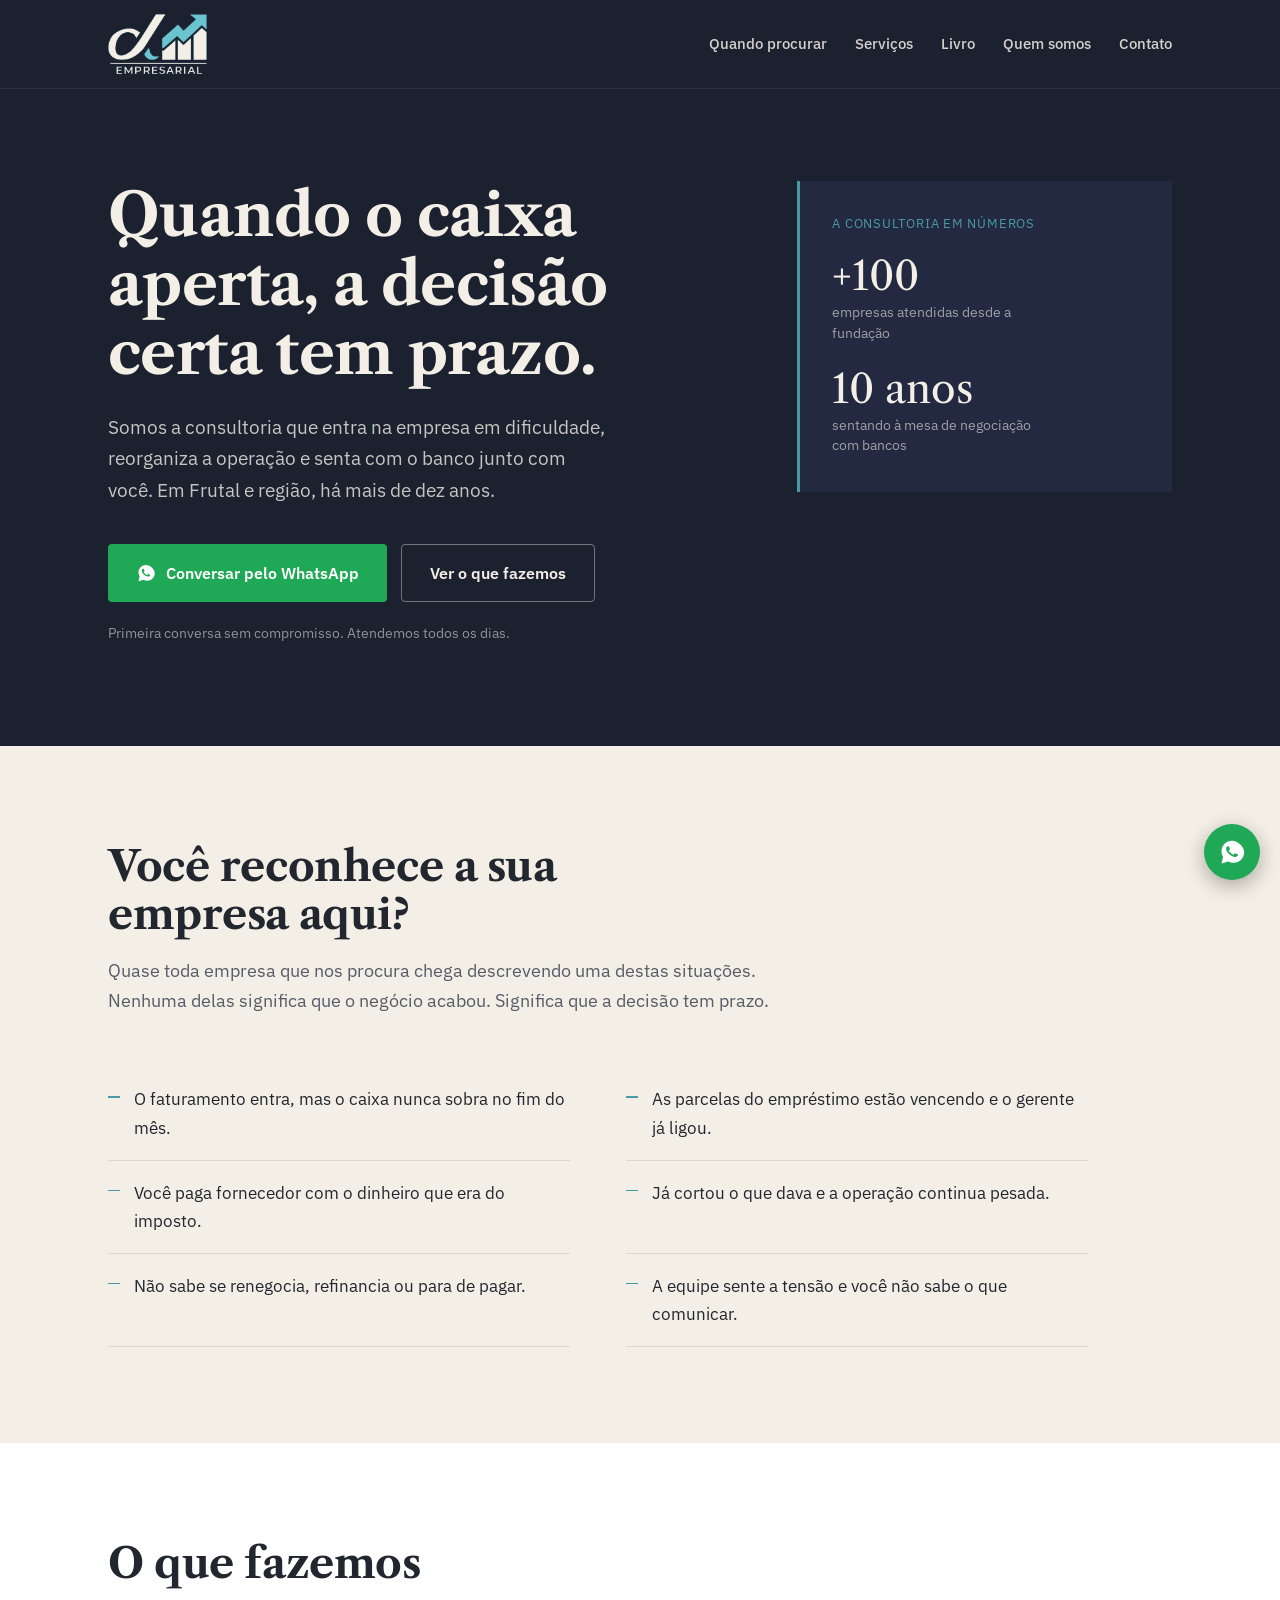
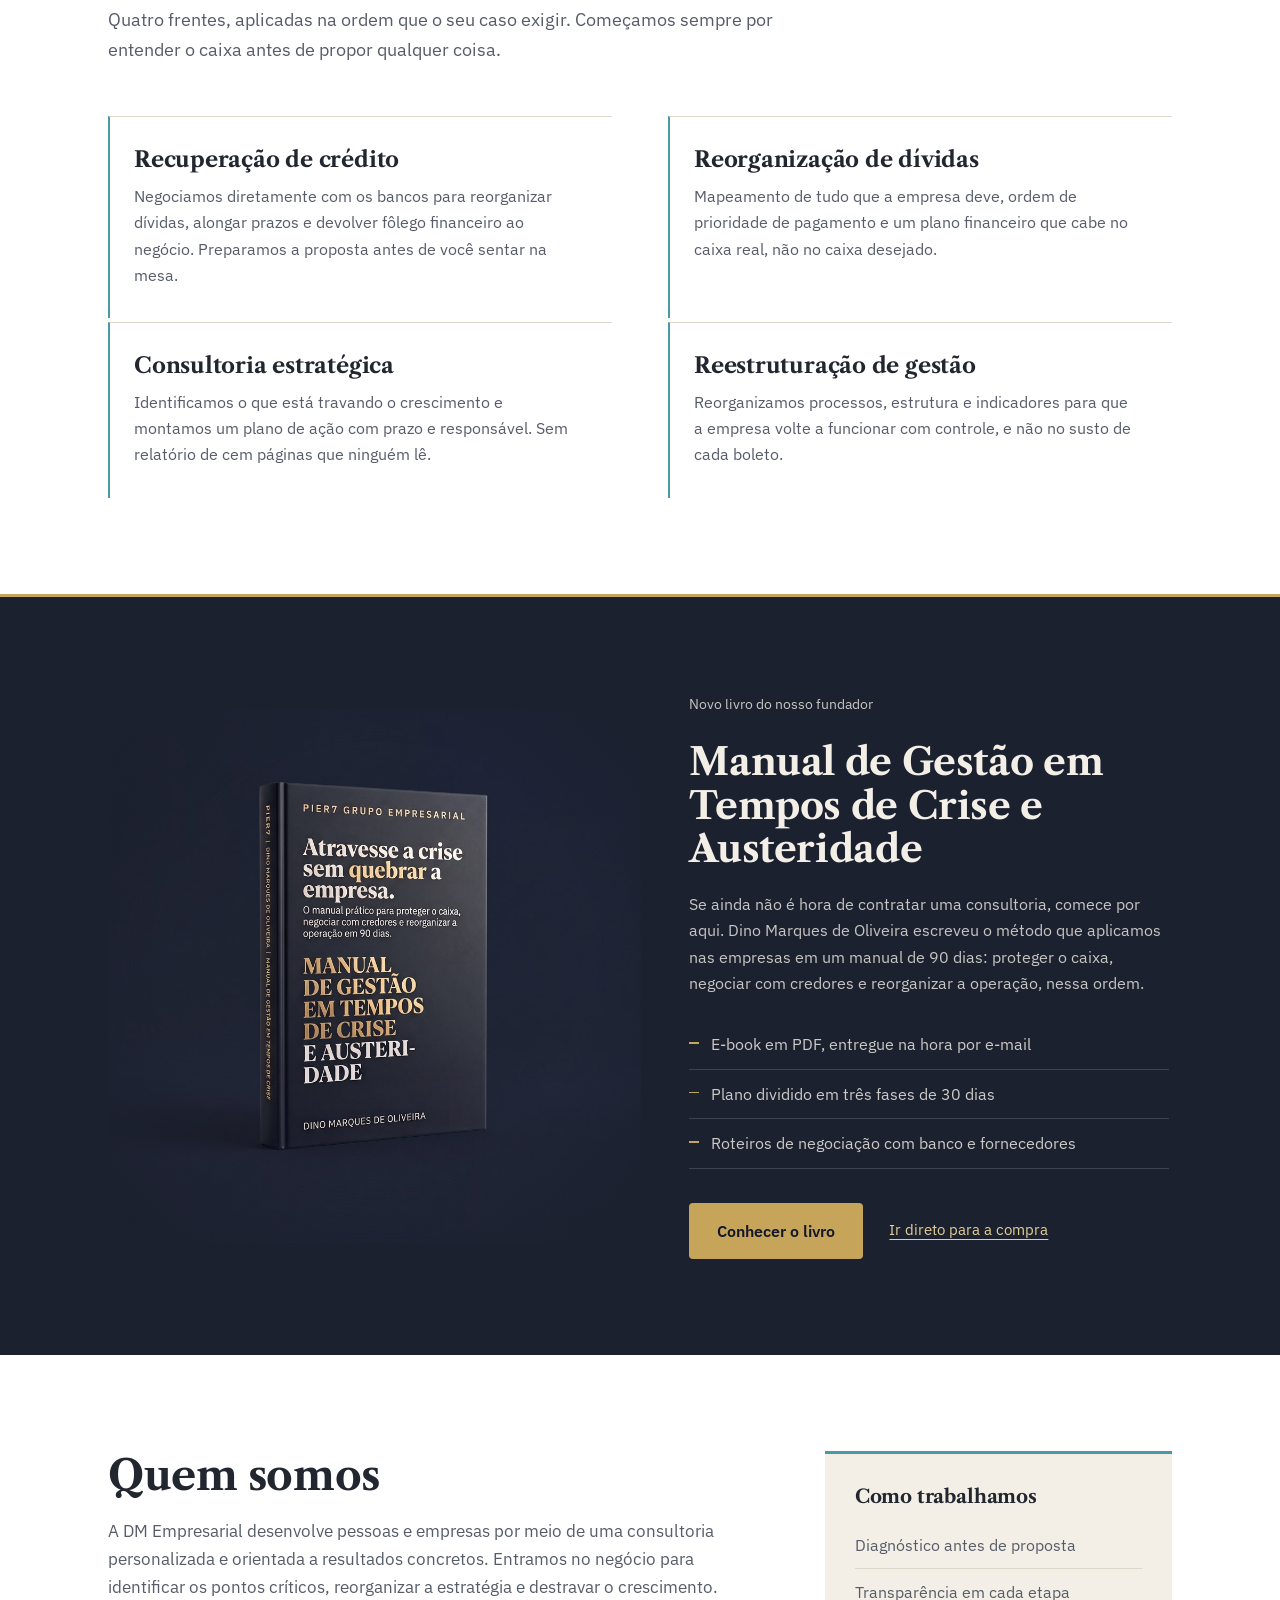
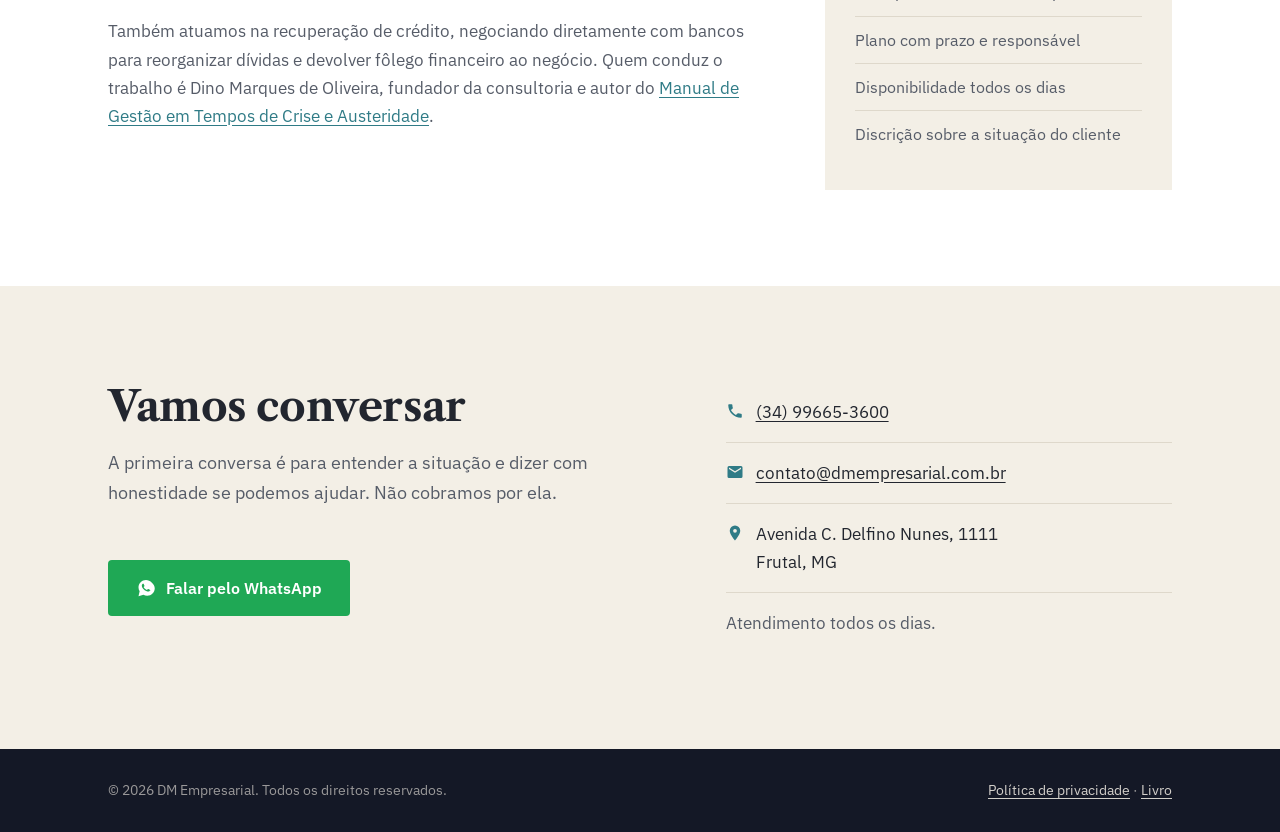
<file: index.html>
<!DOCTYPE html>
<html lang="pt-BR">
  <head>
    <meta charset="UTF-8" />
    <meta name="viewport" content="width=device-width, initial-scale=1.0" />
    <title>DM Empresarial | Consultoria e recuperação de crédito em Frutal-MG</title>
    <meta name="description" content="Consultoria empresarial em Frutal, MG. Reorganizamos a estratégia do seu negócio e negociamos a recuperação de crédito direto com os bancos. Atendimento todos os dias." />
    <link rel="canonical" href="https://SEUDOMINIO.com.br/" />
    <meta property="og:type" content="website" />
    <meta property="og:title" content="DM Empresarial | Consultoria e recuperação de crédito em Frutal-MG" />
    <meta property="og:description" content="Reorganizamos a estratégia do seu negócio e negociamos suas dívidas direto com os bancos." />
    <meta property="og:image" content="https://SEUDOMINIO.com.br/assets/img/og-livro.jpg" />
    <meta property="og:url" content="https://SEUDOMINIO.com.br/" />
    <meta name="twitter:card" content="summary_large_image" />
    <link rel="icon" type="image/png" href="Logo_DM_OFICIAL.png" />

    <!-- TAG DO GOOGLE: cole aqui o bloco de assets/gtag.html -->

    <link rel="preconnect" href="https://fonts.googleapis.com" />
    <link rel="preconnect" href="https://fonts.gstatic.com" crossorigin />
    <link href="https://fonts.googleapis.com/css2?family=Libre+Caslon+Text:wght@400;700&family=IBM+Plex+Sans:wght@400;500;600&display=swap" rel="stylesheet" />
    <link rel="stylesheet" href="css.css" />

    <script type="application/ld+json">
    {
      "@context": "https://schema.org",
      "@type": "ProfessionalService",
      "name": "DM Empresarial",
      "description": "Consultoria empresarial e recuperação de crédito em Frutal, MG.",
      "telephone": "+5534996653600",
      "email": "contato@dmempresarial.com.br",
      "address": {
        "@type": "PostalAddress",
        "streetAddress": "Avenida C. Delfino Nunes, 1111",
        "addressLocality": "Frutal",
        "addressRegion": "MG",
        "addressCountry": "BR"
      },
      "areaServed": "Frutal e região, Minas Gerais",
      "url": "https://SEUDOMINIO.com.br/"
    }
    </script>
  </head>

  <body>

    <a class="pular" href="#conteudo">Pular para o conteúdo</a>

    <header>
      <nav>
        <a href="#topo" class="marca"><img src="Logo_DM_claro.png" class="logo" alt="DM Empresarial" /></a>
        <ul>
          <li><a href="#situacao">Quando procurar</a></li>
          <li><a href="#servicos">Serviços</a></li>
          <li><a href="#livro">Livro</a></li>
          <li><a href="#sobre">Quem somos</a></li>
          <li><a href="#contato">Contato</a></li>
        </ul>
      </nav>
    </header>

    <main id="conteudo">

      <!-- HERO -->
      <section class="hero" id="topo">
        <div class="wrap hero-grid">
          <div class="hero-texto">
            <h1>Quando o caixa aperta, a decisão certa tem prazo.</h1>
            <p class="hero-lead">Somos a consultoria que entra na empresa em dificuldade, reorganiza a operação e senta com o banco junto com você. Em Frutal e região, há mais de dez anos.</p>
            <div class="hero-acoes">
              <a href="https://wa.me/5534996653600?text=Ol%C3%A1%2C%20vim%20pelo%20site%20e%20quero%20conversar%20sobre%20minha%20empresa" class="btn btn-wa" target="_blank" rel="noopener noreferrer">
                <svg viewBox="0 0 32 32" width="20" height="20" fill="currentColor" aria-hidden="true"><path d="M16 3C9.4 3 4 8.4 4 15c0 2.3.6 4.4 1.8 6.3L4 29l7.9-2.1c1.8 1 3.9 1.5 6.1 1.5 6.6 0 12-5.4 12-12S22.6 3 16 3zm6.4 17c-.3.8-1.6 1.5-2.2 1.6-.6.1-1.3.1-2.1-.1-.5-.2-1.1-.4-1.9-.7-3.3-1.4-5.4-4.8-5.6-5-.2-.2-1.3-1.8-1.3-3.4s.8-2.4 1.1-2.7c.3-.3.6-.4.8-.4h.6c.2 0 .5-.1.7.5l1 2.4c.1.2.1.4 0 .6l-.4.6-.5.6c-.2.2-.4.4-.2.7.2.4.9 1.5 2 2.5 1.4 1.2 2.5 1.6 2.9 1.8.3.2.5.1.7-.1l1-1.2c.2-.3.5-.3.8-.2l2.3 1.1c.3.2.6.2.7.4.1.1.1.8-.2 1.6z"/></svg>
                Conversar pelo WhatsApp
              </a>
              <a href="#servicos" class="btn btn-linha">Ver o que fazemos</a>
            </div>
            <p class="hero-nota">Primeira conversa sem compromisso. Atendemos todos os dias.</p>
          </div>

          <aside class="hero-ficha">
            <p class="ficha-titulo">A consultoria em números</p>
            <dl>
              <div>
                <dd>+100</dd>
                <dt>empresas atendidas desde a fundação</dt>
              </div>
              <div>
                <dd>10 anos</dd>
                <dt>sentando à mesa de negociação com bancos</dt>
              </div>
            </dl>
          </aside>
        </div>
      </section>

      <!-- SITUACAO -->
      <section class="situacao" id="situacao">
        <div class="wrap">
          <h2>Você reconhece a sua empresa aqui?</h2>
          <p class="secao-lead">Quase toda empresa que nos procura chega descrevendo uma destas situações. Nenhuma delas significa que o negócio acabou. Significa que a decisão tem prazo.</p>
          <ul class="lista-sinais">
            <li>O faturamento entra, mas o caixa nunca sobra no fim do mês.</li>
            <li>As parcelas do empréstimo estão vencendo e o gerente já ligou.</li>
            <li>Você paga fornecedor com o dinheiro que era do imposto.</li>
            <li>Já cortou o que dava e a operação continua pesada.</li>
            <li>Não sabe se renegocia, refinancia ou para de pagar.</li>
            <li>A equipe sente a tensão e você não sabe o que comunicar.</li>
          </ul>
        </div>
      </section>

      <!-- SERVICOS -->
      <section class="servicos" id="servicos">
        <div class="wrap">
          <h2>O que fazemos</h2>
          <p class="secao-lead">Quatro frentes, aplicadas na ordem que o seu caso exigir. Começamos sempre por entender o caixa antes de propor qualquer coisa.</p>

          <div class="lista-servicos">
            <article>
              <h3>Recuperação de crédito</h3>
              <p>Negociamos diretamente com os bancos para reorganizar dívidas, alongar prazos e devolver fôlego financeiro ao negócio. Preparamos a proposta antes de você sentar na mesa.</p>
            </article>
            <article>
              <h3>Reorganização de dívidas</h3>
              <p>Mapeamento de tudo que a empresa deve, ordem de prioridade de pagamento e um plano financeiro que cabe no caixa real, não no caixa desejado.</p>
            </article>
            <article>
              <h3>Consultoria estratégica</h3>
              <p>Identificamos o que está travando o crescimento e montamos um plano de ação com prazo e responsável. Sem relatório de cem páginas que ninguém lê.</p>
            </article>
            <article>
              <h3>Reestruturação de gestão</h3>
              <p>Reorganizamos processos, estrutura e indicadores para que a empresa volte a funcionar com controle, e não no susto de cada boleto.</p>
            </article>
          </div>
        </div>
      </section>

      <!-- LIVRO -->
      <section class="livro" id="livro">
        <div class="wrap livro-grid">
          <div class="livro-capa">
            <img src="assets/img/livro-capa-site.jpg" alt="Capa do livro Manual de Gestão em Tempos de Crise e Austeridade, de Dino Marques de Oliveira" width="900" height="900" loading="lazy" />
          </div>
          <div class="livro-texto">
            <p class="livro-sobretitulo">Novo livro do nosso fundador</p>
            <h2>Manual de Gestão em Tempos de Crise e Austeridade</h2>
            <p>Se ainda não é hora de contratar uma consultoria, comece por aqui. Dino Marques de Oliveira escreveu o método que aplicamos nas empresas em um manual de 90 dias: proteger o caixa, negociar com credores e reorganizar a operação, nessa ordem.</p>
            <ul class="livro-itens">
              <li>E-book em PDF, entregue na hora por e-mail</li>
              <li>Plano dividido em três fases de 30 dias</li>
              <li>Roteiros de negociação com banco e fornecedores</li>
            </ul>
            <div class="livro-acoes">
              <a href="livro/" class="btn btn-ouro">Conhecer o livro</a>
              <a href="livro/#comprar" class="livro-link">Ir direto para a compra</a>
            </div>
          </div>
        </div>
      </section>

      <!-- SOBRE -->
      <section class="sobre" id="sobre">
        <div class="wrap sobre-grid">
          <div>
            <h2>Quem somos</h2>
            <p>A DM Empresarial desenvolve pessoas e empresas por meio de uma consultoria personalizada e orientada a resultados concretos. Entramos no negócio para identificar os pontos críticos, reorganizar a estratégia e destravar o crescimento.</p>
            <p>Também atuamos na recuperação de crédito, negociando diretamente com bancos para reorganizar dívidas e devolver fôlego financeiro ao negócio. Quem conduz o trabalho é Dino Marques de Oliveira, fundador da consultoria e autor do <a href="livro/">Manual de Gestão em Tempos de Crise e Austeridade</a>.</p>
          </div>
          <div class="sobre-valores">
            <h3>Como trabalhamos</h3>
            <ul>
              <li>Diagnóstico antes de proposta</li>
              <li>Transparência em cada etapa</li>
              <li>Plano com prazo e responsável</li>
              <li>Disponibilidade todos os dias</li>
              <li>Discrição sobre a situação do cliente</li>
            </ul>
          </div>
        </div>
      </section>

      <!-- CONTATO -->
      <section class="contato" id="contato">
        <div class="wrap contato-grid">
          <div>
            <h2>Vamos conversar</h2>
            <p class="secao-lead">A primeira conversa é para entender a situação e dizer com honestidade se podemos ajudar. Não cobramos por ela.</p>
            <a href="https://wa.me/5534996653600?text=Ol%C3%A1%2C%20vim%20pelo%20site%20e%20quero%20conversar%20sobre%20minha%20empresa" class="btn btn-wa" target="_blank" rel="noopener noreferrer">
              <svg viewBox="0 0 32 32" width="20" height="20" fill="currentColor" aria-hidden="true"><path d="M16 3C9.4 3 4 8.4 4 15c0 2.3.6 4.4 1.8 6.3L4 29l7.9-2.1c1.8 1 3.9 1.5 6.1 1.5 6.6 0 12-5.4 12-12S22.6 3 16 3zm6.4 17c-.3.8-1.6 1.5-2.2 1.6-.6.1-1.3.1-2.1-.1-.5-.2-1.1-.4-1.9-.7-3.3-1.4-5.4-4.8-5.6-5-.2-.2-1.3-1.8-1.3-3.4s.8-2.4 1.1-2.7c.3-.3.6-.4.8-.4h.6c.2 0 .5-.1.7.5l1 2.4c.1.2.1.4 0 .6l-.4.6-.5.6c-.2.2-.4.4-.2.7.2.4.9 1.5 2 2.5 1.4 1.2 2.5 1.6 2.9 1.8.3.2.5.1.7-.1l1-1.2c.2-.3.5-.3.8-.2l2.3 1.1c.3.2.6.2.7.4.1.1.1.8-.2 1.6z"/></svg>
              Falar pelo WhatsApp
            </a>
          </div>

          <address class="contato-dados">
            <p>
              <svg viewBox="0 0 24 24" width="18" height="18" fill="currentColor" aria-hidden="true"><path d="M6.6 10.8c1.4 2.8 3.8 5.1 6.6 6.6l2.2-2.2c.3-.3.7-.4 1-.2 1.1.4 2.4.6 3.6.6.6 0 1 .4 1 1V20c0 .6-.4 1-1 1-9.4 0-17-7.6-17-17 0-.6.4-1 1-1h3.5c.6 0 1 .4 1 1 0 1.3.2 2.5.6 3.6.1.4 0 .8-.2 1l-2.3 2.2z"/></svg>
              <a href="tel:+5534996653600">(34) 99665-3600</a>
            </p>
            <p>
              <svg viewBox="0 0 24 24" width="18" height="18" fill="currentColor" aria-hidden="true"><path d="M20 4H4a2 2 0 0 0-2 2v12a2 2 0 0 0 2 2h16a2 2 0 0 0 2-2V6a2 2 0 0 0-2-2zm0 4-8 5-8-5V6l8 5 8-5v2z"/></svg>
              <a href="mailto:contato@dmempresarial.com.br">contato@dmempresarial.com.br</a>
            </p>
            <p>
              <svg viewBox="0 0 24 24" width="18" height="18" fill="currentColor" aria-hidden="true"><path d="M12 2a7 7 0 0 0-7 7c0 5.2 7 13 7 13s7-7.8 7-13a7 7 0 0 0-7-7zm0 9.5A2.5 2.5 0 1 1 12 6.5a2.5 2.5 0 0 1 0 5z"/></svg>
              Avenida C. Delfino Nunes, 1111<br />Frutal, MG
            </p>
            <p class="contato-horario">Atendimento todos os dias.</p>
          </address>
        </div>
      </section>

    </main>

    <footer>
      <div class="wrap rodape-grid">
        <span>© 2026 DM Empresarial. Todos os direitos reservados.</span>
        <span><a href="privacidade/">Política de privacidade</a> · <a href="livro/">Livro</a></span>
      </div>
    </footer>

    <a href="https://wa.me/5534996653600?text=Ol%C3%A1%2C%20vim%20pelo%20site%20e%20quero%20conversar%20sobre%20minha%20empresa" class="wa-float" target="_blank" rel="noopener noreferrer" aria-label="Falar pelo WhatsApp">
      <svg viewBox="0 0 32 32" width="28" height="28" fill="#fff" aria-hidden="true"><path d="M16 3C9.4 3 4 8.4 4 15c0 2.3.6 4.4 1.8 6.3L4 29l7.9-2.1c1.8 1 3.9 1.5 6.1 1.5 6.6 0 12-5.4 12-12S22.6 3 16 3zm6.4 17c-.3.8-1.6 1.5-2.2 1.6-.6.1-1.3.1-2.1-.1-.5-.2-1.1-.4-1.9-.7-3.3-1.4-5.4-4.8-5.6-5-.2-.2-1.3-1.8-1.3-3.4s.8-2.4 1.1-2.7c.3-.3.6-.4.8-.4h.6c.2 0 .5-.1.7.5l1 2.4c.1.2.1.4 0 .6l-.4.6-.5.6c-.2.2-.4.4-.2.7.2.4.9 1.5 2 2.5 1.4 1.2 2.5 1.6 2.9 1.8.3.2.5.1.7-.1l1-1.2c.2-.3.5-.3.8-.2l2.3 1.1c.3.2.6.2.7.4.1.1.1.8-.2 1.6z"/></svg>
    </a>

  </body>
</html>
</file>
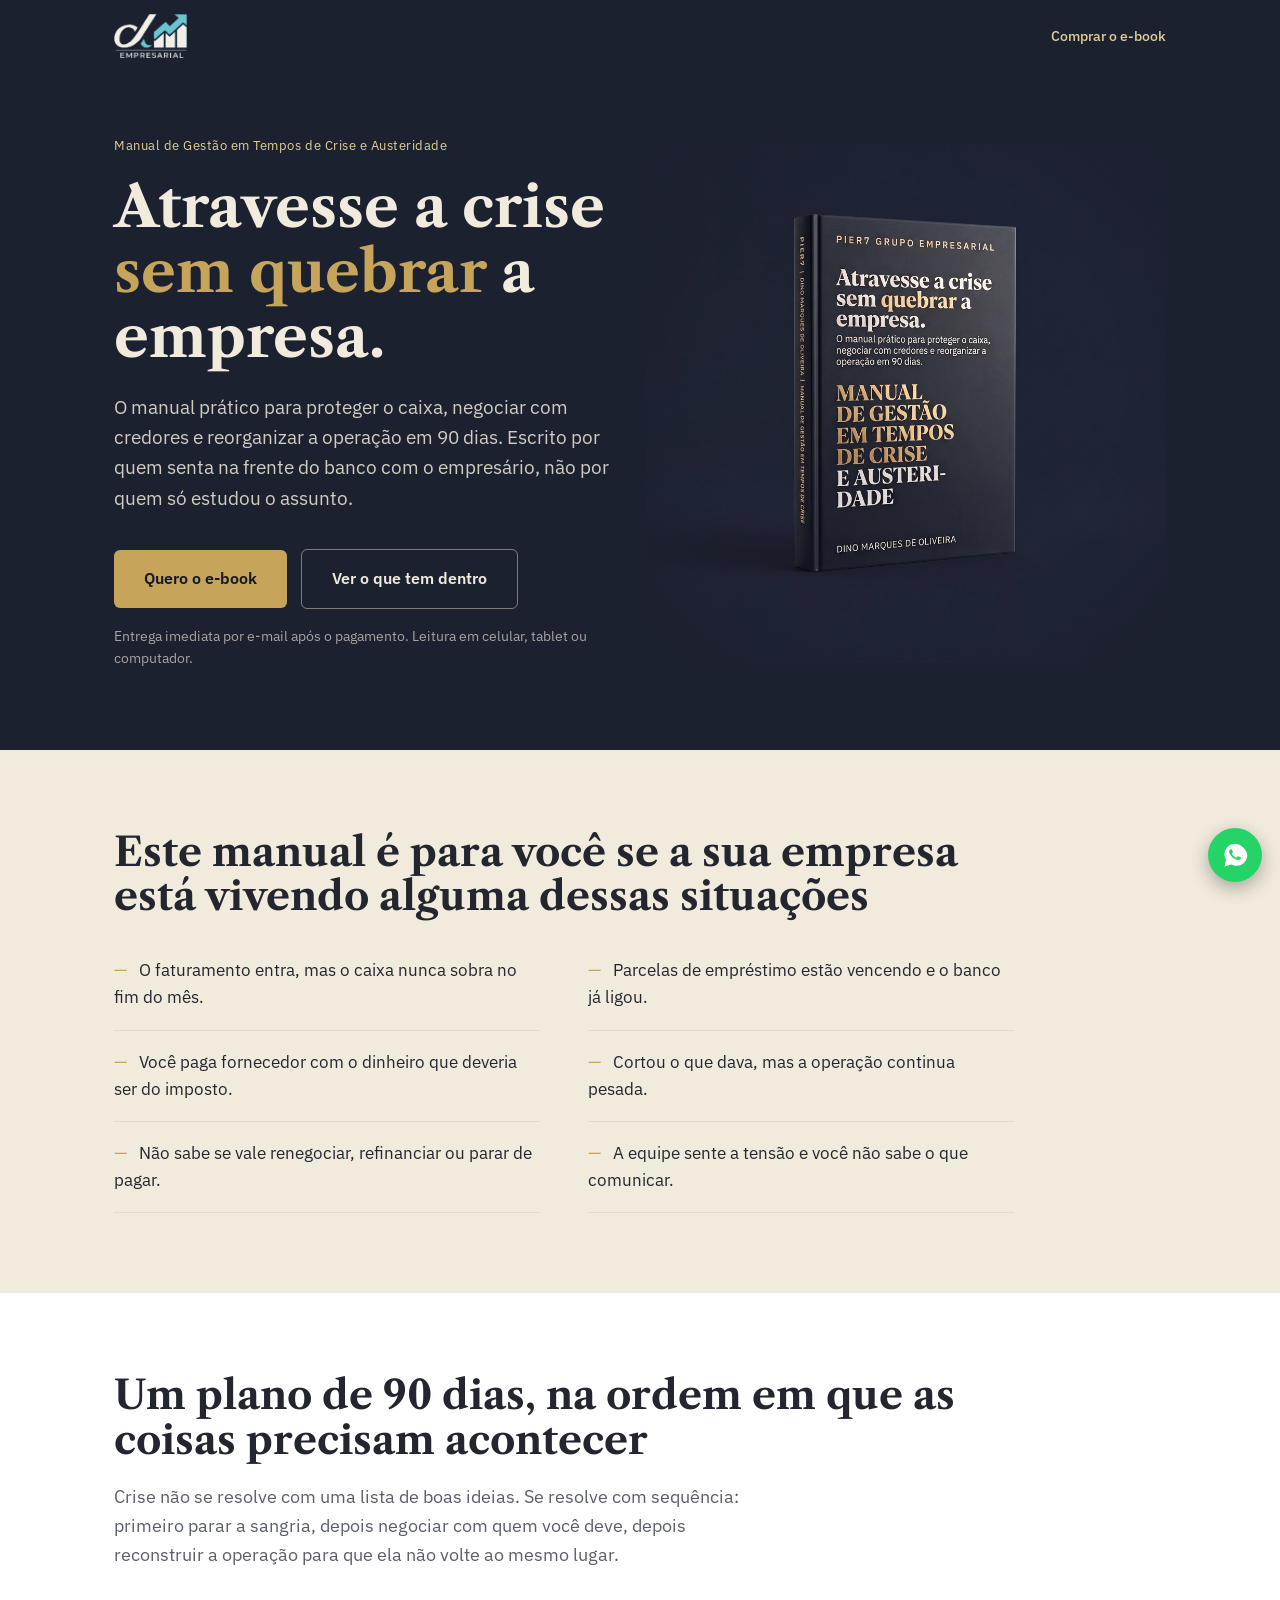
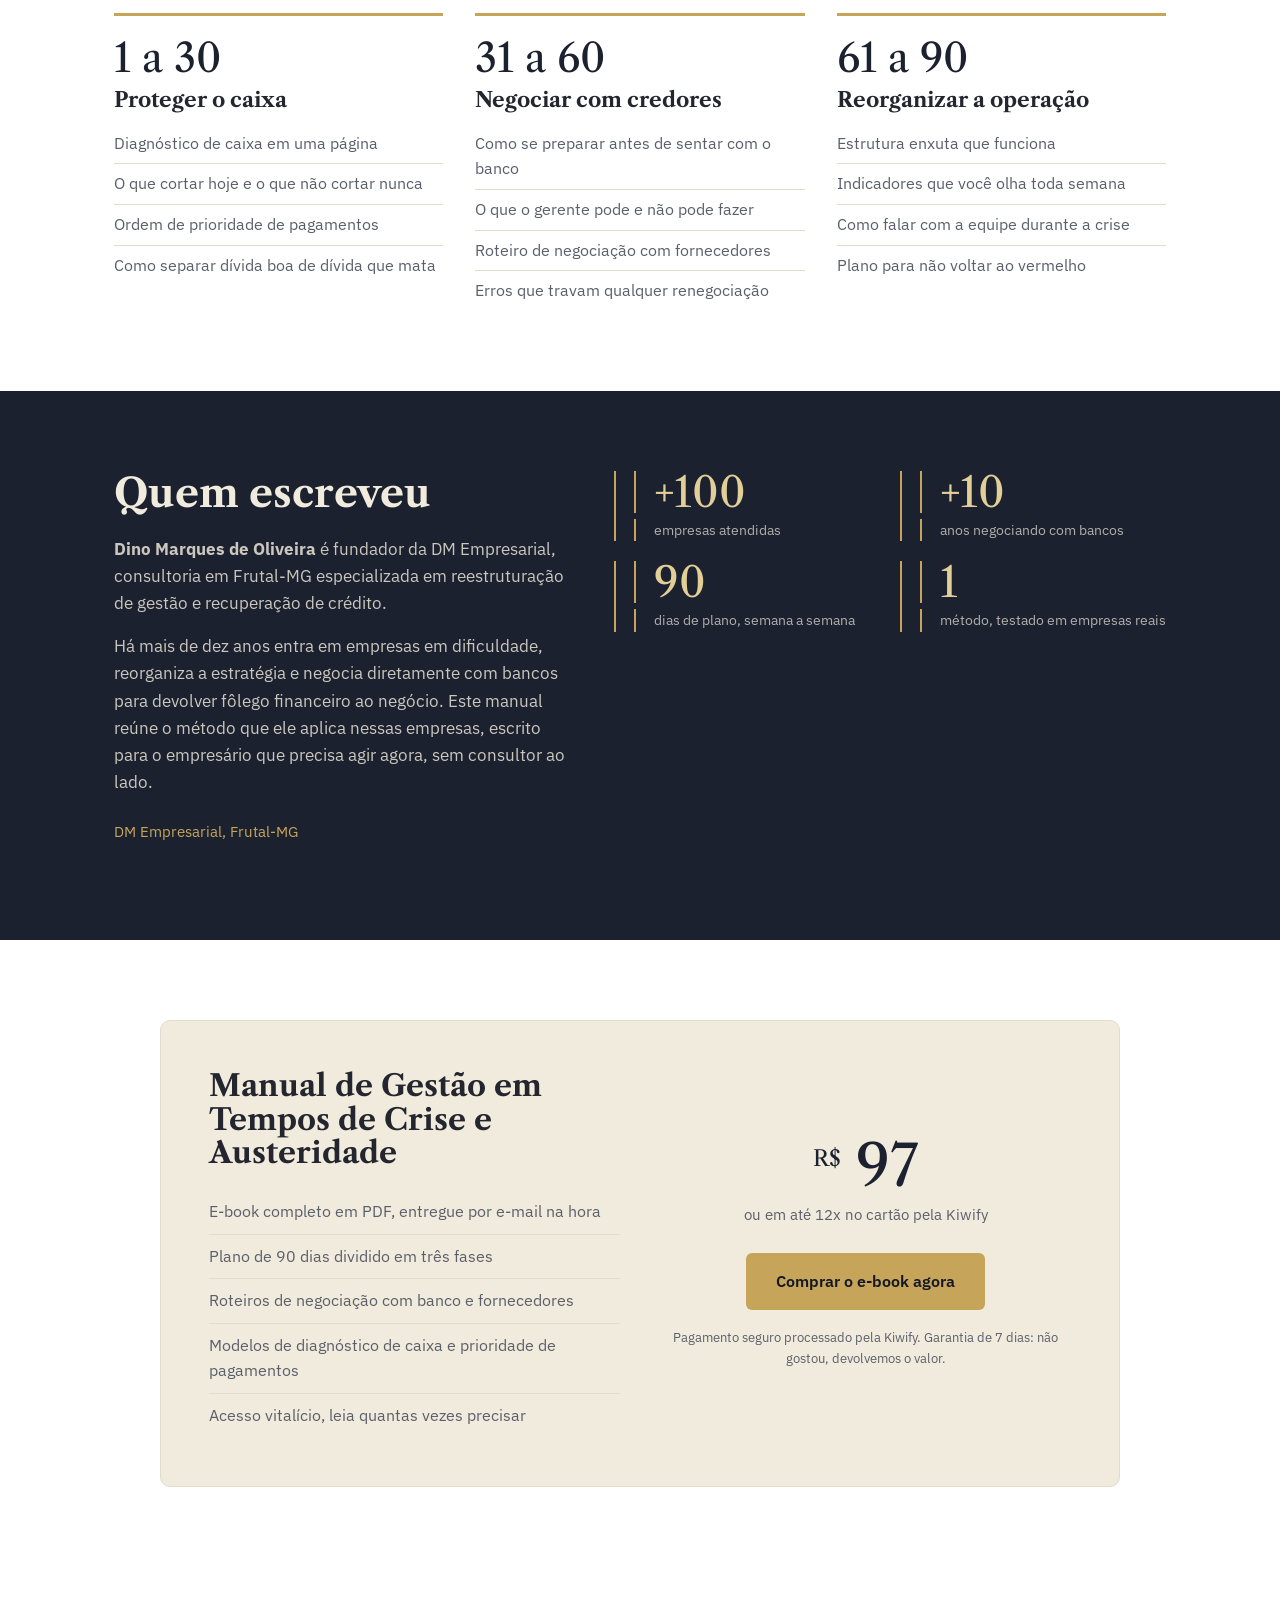
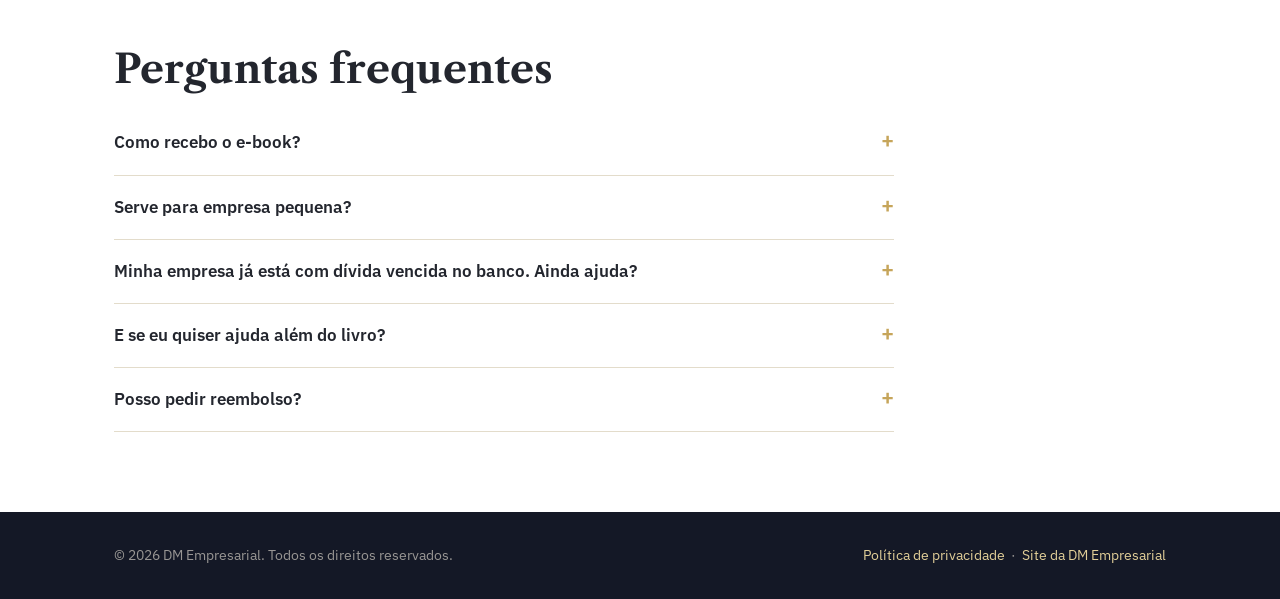
<file: livro/index.html>
<!DOCTYPE html>
<html lang="pt-BR">
<head>
  <meta charset="UTF-8" />
  <meta name="viewport" content="width=device-width, initial-scale=1.0" />
  <title>Manual de Gestão em Tempos de Crise e Austeridade | E-book</title>
  <meta name="description" content="O manual prático para proteger o caixa, negociar com credores e reorganizar a operação da sua empresa em 90 dias. E-book de Dino Marques de Oliveira." />
  <link rel="canonical" href="https://SEUDOMINIO.com.br/livro/" />
  <meta property="og:type" content="product" />
  <meta property="og:title" content="Manual de Gestão em Tempos de Crise e Austeridade" />
  <meta property="og:description" content="Atravesse a crise sem quebrar a empresa. Proteja o caixa, negocie com credores e reorganize a operação em 90 dias." />
  <meta property="og:image" content="https://SEUDOMINIO.com.br/assets/img/og-livro.jpg" />
  <meta property="og:url" content="https://SEUDOMINIO.com.br/livro/" />
  <meta name="twitter:card" content="summary_large_image" />
  <link rel="icon" type="image/png" href="../Logo_DM_claro.png" />

  <!-- TAG DO GOOGLE: cole o mesmo bloco de /assets/gtag.html aqui -->

  <link rel="preconnect" href="https://fonts.googleapis.com" />
  <link rel="preconnect" href="https://fonts.gstatic.com" crossorigin />
  <link href="https://fonts.googleapis.com/css2?family=Libre+Caslon+Text:ital,wght@0,400;0,700;1,400&family=IBM+Plex+Sans:wght@400;500;600&display=swap" rel="stylesheet" />

  <script type="application/ld+json">
  {
    "@context": "https://schema.org",
    "@type": "Book",
    "name": "Manual de Gestão em Tempos de Crise e Austeridade",
    "author": { "@type": "Person", "name": "Dino Marques de Oliveira" },
    "bookFormat": "https://schema.org/EBook",
    "inLanguage": "pt-BR",
    "image": "https://SEUDOMINIO.com.br/assets/img/livro-capa-site.jpg",
    "offers": {
      "@type": "Offer",
      "price": "97.00",
      "priceCurrency": "BRL",
      "availability": "https://schema.org/InStock",
      "url": "https://SEUDOMINIO.com.br/livro/"
    }
  }
  </script>

  <style>
    :root {
      --navy: #1c2130;
      --navy-deep: #141826;
      --gold: #c6a55a;
      --gold-soft: #e2cf98;
      --cream: #f1ebdd;
      --ink: #23262e;
      --ink-soft: #5b5f6b;
      --paper: #ffffff;
      --rule: #e3dccb;
      --wa: #25d366;
    }
    * { margin: 0; padding: 0; box-sizing: border-box; }
    html { scroll-behavior: smooth; }
    @media (prefers-reduced-motion: reduce) { html { scroll-behavior: auto; } }
    body {
      font-family: 'IBM Plex Sans', Arial, sans-serif;
      color: var(--ink);
      background: var(--paper);
      line-height: 1.6;
    }
    h1, h2, h3, .serif { font-family: 'Libre Caslon Text', Georgia, serif; font-weight: 700; line-height: 1.12; }
    a:focus-visible, button:focus-visible { outline: 3px solid var(--gold); outline-offset: 3px; }
    .wrap { max-width: 1100px; margin: 0 auto; padding: 0 24px; }
    img { max-width: 100%; display: block; }

    /* Topo minimalista: sem menu, só marca e um botão */
    .top { background: var(--navy); }
    .top .wrap { display: flex; justify-content: space-between; align-items: center; padding-top: 14px; padding-bottom: 14px; }
    .top img { height: 44px; }
    .top a.mini { color: var(--gold-soft); text-decoration: none; font-size: 14px; font-weight: 500; }

    /* Hero */
    .hero { background: var(--navy); color: var(--cream); padding: 64px 0 80px; }
    .hero .wrap { display: grid; grid-template-columns: 1.05fr 0.95fr; gap: 28px; align-items: center; }
    .hero h1 { font-size: clamp(34px, 4.6vw, 58px); color: var(--cream); margin-bottom: 22px; }
    .hero h1 em { font-style: normal; color: var(--gold); }
    .hero .lead { font-size: 19px; color: rgba(241,235,221,.85); max-width: 34em; margin-bottom: 36px; }
    .hero .capa { max-width: 520px; height: auto; margin-left: auto; -webkit-mask-image: radial-gradient(ellipse 72% 72% at 50% 48%, #000 58%, transparent 92%); mask-image: radial-gradient(ellipse 72% 72% at 50% 48%, #000 58%, transparent 92%); }
    .titulo-oficial { font-size: 13px; letter-spacing: .04em; color: var(--gold-soft); margin-bottom: 18px; }

    .btn { display: inline-block; padding: 16px 30px; border-radius: 6px; font-weight: 600; font-size: 16px; text-decoration: none; text-align: center; }
    .btn-gold { background: var(--gold); color: var(--navy-deep); }
    .btn-gold:hover { background: var(--gold-soft); }
    .btn-line { border: 1.5px solid rgba(241,235,221,.45); color: var(--cream); }
    .cta-row { display: flex; gap: 14px; flex-wrap: wrap; align-items: center; }
    .cta-note { font-size: 14px; color: rgba(241,235,221,.65); margin-top: 16px; }

    /* Seções */
    section { padding: 80px 0; }
    section h2 { font-size: clamp(28px, 3.2vw, 40px); margin-bottom: 20px; max-width: 22em; }
    .intro { font-size: 18px; color: var(--ink-soft); max-width: 36em; margin-bottom: 44px; }

    .para-quem { background: var(--cream); }
    .sinais { display: grid; grid-template-columns: repeat(2, 1fr); gap: 0 48px; max-width: 900px; }
    .sinais p { padding: 18px 0; border-bottom: 1px solid var(--rule); font-size: 17px; }
    .sinais p::before { content: "—"; color: var(--gold); margin-right: 12px; }

    /* Os 90 dias: sequência real, então numerar faz sentido */
    .fases { display: grid; grid-template-columns: repeat(3, 1fr); gap: 32px; }
    .fase { border-top: 3px solid var(--gold); padding-top: 22px; }
    .fase .dias { font-family: 'Libre Caslon Text', serif; font-size: 40px; color: var(--navy); line-height: 1; margin-bottom: 10px; }
    .fase h3 { font-size: 21px; margin-bottom: 12px; }
    .fase ul { list-style: none; }
    .fase li { padding: 7px 0; color: var(--ink-soft); border-bottom: 1px solid var(--rule); }
    .fase li:last-child { border-bottom: 0; }

    /* Autor */
    .autor { background: var(--navy); color: var(--cream); }
    .autor .wrap { display: grid; grid-template-columns: 0.9fr 1.1fr; gap: 48px; align-items: start; }
    .autor h2 { color: var(--cream); }
    .autor p { color: rgba(241,235,221,.82); margin-bottom: 16px; font-size: 17px; }
    .autor .marca { color: var(--gold); font-size: 15px; margin-top: 24px; }
    .prova { display: grid; grid-template-columns: 1fr 1fr; gap: 20px; }
    .prova div { border-left: 2px solid var(--gold); padding-left: 18px; }
    .prova .n { font-family: 'Libre Caslon Text', serif; font-size: 42px; line-height: 1; color: var(--gold-soft); }
    .prova .l { font-size: 14px; color: rgba(241,235,221,.7); margin-top: 6px; }

    /* Oferta */
    .oferta .card { background: var(--cream); border: 1px solid var(--rule); border-radius: 10px; padding: 48px; display: grid; grid-template-columns: 1fr 1fr; gap: 40px; align-items: center; max-width: 960px; margin: 0 auto; }
    .oferta .card h2 { font-size: 30px; }
    .oferta .inclui { list-style: none; margin: 20px 0 0; }
    .oferta .inclui li { padding: 9px 0; border-bottom: 1px solid var(--rule); color: var(--ink-soft); }
    .oferta .inclui li:last-child { border: 0; }
    .preco-box { text-align: center; }
    .preco { font-family: 'Libre Caslon Text', serif; font-size: 58px; color: var(--navy); line-height: 1; }
    .preco small { font-size: 22px; vertical-align: super; }
    .parcela { color: var(--ink-soft); font-size: 15px; margin: 8px 0 26px; }
    .garantia { font-size: 13px; color: var(--ink-soft); margin-top: 18px; }

    /* FAQ */
    .faq details { border-bottom: 1px solid var(--rule); padding: 18px 0; max-width: 780px; }
    .faq summary { font-weight: 600; cursor: pointer; font-size: 17px; list-style: none; display: flex; justify-content: space-between; gap: 16px; }
    .faq summary::after { content: "+"; color: var(--gold); font-size: 22px; line-height: 1; }
    .faq details[open] summary::after { content: "–"; }
    .faq details p { margin-top: 12px; color: var(--ink-soft); }

    footer { background: var(--navy-deep); color: rgba(241,235,221,.6); font-size: 14px; padding: 32px 0; }
    footer .wrap { display: flex; justify-content: space-between; flex-wrap: wrap; gap: 12px; }
    footer a { color: var(--gold-soft); text-decoration: none; }

    .wa-float { position: fixed; right: 18px; bottom: 18px; z-index: 99; width: 54px; height: 54px; border-radius: 50%; background: var(--wa); display: flex; align-items: center; justify-content: center; box-shadow: 0 6px 18px rgba(0,0,0,.3); }

    @media (max-width: 860px) {
      .hero .wrap, .autor .wrap, .oferta .card { grid-template-columns: 1fr; }
      .hero { padding: 40px 0 56px; }
      .hero .capa { max-width: 320px; margin: 0 auto; order: -1; }
      .fases, .sinais { grid-template-columns: 1fr; }
      section { padding: 56px 0; }
      .oferta .card { padding: 32px 24px; }
      .btn { width: 100%; }
    }
  </style>
</head>
<body>

  <div class="top">
    <div class="wrap">
      <img src="../Logo_DM_claro.png" alt="DM Empresarial" />
      <a class="mini" href="#comprar">Comprar o e-book</a>
    </div>
  </div>

  <header class="hero">
    <div class="wrap">
      <div>
        <p class="titulo-oficial">Manual de Gestão em Tempos de Crise e Austeridade</p>
        <h1>Atravesse a crise <em>sem quebrar</em> a empresa.</h1>
        <p class="lead">O manual prático para proteger o caixa, negociar com credores e reorganizar a operação em 90 dias. Escrito por quem senta na frente do banco com o empresário, não por quem só estudou o assunto.</p>
        <div class="cta-row">
          <a class="btn btn-gold" href="#comprar">Quero o e-book</a>
          <a class="btn btn-line" href="#dentro">Ver o que tem dentro</a>
        </div>
        <p class="cta-note">Entrega imediata por e-mail após o pagamento. Leitura em celular, tablet ou computador.</p>
      </div>
      <img class="capa" src="../assets/img/livro-capa-site.jpg" alt="Capa do e-book Manual de Gestão em Tempos de Crise e Austeridade, de Dino Marques de Oliveira" width="1000" height="1000" />
    </div>
  </header>

  <section class="para-quem">
    <div class="wrap">
      <h2>Este manual é para você se a sua empresa está vivendo alguma dessas situações</h2>
      <div class="sinais">
        <p>O faturamento entra, mas o caixa nunca sobra no fim do mês.</p>
        <p>Parcelas de empréstimo estão vencendo e o banco já ligou.</p>
        <p>Você paga fornecedor com o dinheiro que deveria ser do imposto.</p>
        <p>Cortou o que dava, mas a operação continua pesada.</p>
        <p>Não sabe se vale renegociar, refinanciar ou parar de pagar.</p>
        <p>A equipe sente a tensão e você não sabe o que comunicar.</p>
      </div>
    </div>
  </section>

  <section id="dentro">
    <div class="wrap">
      <h2>Um plano de 90 dias, na ordem em que as coisas precisam acontecer</h2>
      <p class="intro">Crise não se resolve com uma lista de boas ideias. Se resolve com sequência: primeiro parar a sangria, depois negociar com quem você deve, depois reconstruir a operação para que ela não volte ao mesmo lugar.</p>
      <div class="fases">
        <div class="fase">
          <div class="dias">1 a 30</div>
          <h3>Proteger o caixa</h3>
          <ul>
            <li>Diagnóstico de caixa em uma página</li>
            <li>O que cortar hoje e o que não cortar nunca</li>
            <li>Ordem de prioridade de pagamentos</li>
            <li>Como separar dívida boa de dívida que mata</li>
          </ul>
        </div>
        <div class="fase">
          <div class="dias">31 a 60</div>
          <h3>Negociar com credores</h3>
          <ul>
            <li>Como se preparar antes de sentar com o banco</li>
            <li>O que o gerente pode e não pode fazer</li>
            <li>Roteiro de negociação com fornecedores</li>
            <li>Erros que travam qualquer renegociação</li>
          </ul>
        </div>
        <div class="fase">
          <div class="dias">61 a 90</div>
          <h3>Reorganizar a operação</h3>
          <ul>
            <li>Estrutura enxuta que funciona</li>
            <li>Indicadores que você olha toda semana</li>
            <li>Como falar com a equipe durante a crise</li>
            <li>Plano para não voltar ao vermelho</li>
          </ul>
        </div>
      </div>
    </div>
  </section>

  <section class="autor">
    <div class="wrap">
      <div>
        <h2>Quem escreveu</h2>
        <p><strong>Dino Marques de Oliveira</strong> é fundador da DM Empresarial, consultoria em Frutal-MG especializada em reestruturação de gestão e recuperação de crédito.</p>
        <p>Há mais de dez anos entra em empresas em dificuldade, reorganiza a estratégia e negocia diretamente com bancos para devolver fôlego financeiro ao negócio. Este manual reúne o método que ele aplica nessas empresas, escrito para o empresário que precisa agir agora, sem consultor ao lado.</p>
        <p class="marca">DM Empresarial, Frutal-MG</p>
      </div>
      <div class="prova">
        <div><div class="n">+100</div><div class="l">empresas atendidas</div></div>
        <div><div class="n">+10</div><div class="l">anos negociando com bancos</div></div>
        <div><div class="n">90</div><div class="l">dias de plano, semana a semana</div></div>
        <div><div class="n">1</div><div class="l">método, testado em empresas reais</div></div>
      </div>
    </div>
  </section>

  <section class="oferta" id="comprar">
    <div class="wrap">
      <div class="card">
        <div>
          <h2>Manual de Gestão em Tempos de Crise e Austeridade</h2>
          <ul class="inclui">
            <li>E-book completo em PDF, entregue por e-mail na hora</li>
            <li>Plano de 90 dias dividido em três fases</li>
            <li>Roteiros de negociação com banco e fornecedores</li>
            <li>Modelos de diagnóstico de caixa e prioridade de pagamentos</li>
            <li>Acesso vitalício, leia quantas vezes precisar</li>
          </ul>
        </div>
        <div class="preco-box">
          <div class="preco"><small>R$</small> 97</div>
          <p class="parcela">ou em até 12x no cartão pela Kiwify</p>
          <a class="btn btn-gold" id="btn-comprar" href="https://pay.kiwify.com.br/vpshVXy" rel="noopener">Comprar o e-book agora</a>
          <p class="garantia">Pagamento seguro processado pela Kiwify. Garantia de 7 dias: não gostou, devolvemos o valor.</p>
        </div>
      </div>
    </div>
  </section>

  <section class="faq">
    <div class="wrap">
      <h2>Perguntas frequentes</h2>
      <details>
        <summary>Como recebo o e-book?</summary>
        <p>Assim que o pagamento é aprovado, a Kiwify envia o link de acesso para o e-mail informado na compra. Cartão aprova na hora; Pix em poucos minutos; boleto em até 2 dias úteis.</p>
      </details>
      <details>
        <summary>Serve para empresa pequena?</summary>
        <p>Foi escrito pensando nela. O método vale para comércio, serviço, indústria e agro, de MEI a empresa com dezenas de funcionários. O que muda é a escala dos números, não a sequência das decisões.</p>
      </details>
      <details>
        <summary>Minha empresa já está com dívida vencida no banco. Ainda ajuda?</summary>
        <p>A segunda fase do manual trata exatamente disso: como se preparar, o que levar para a mesa e o que não aceitar em uma renegociação.</p>
      </details>
      <details>
        <summary>E se eu quiser ajuda além do livro?</summary>
        <p>A DM Empresarial atende empresas em Frutal e região e faz consultoria a distância. O contato pelo WhatsApp está no rodapé desta página.</p>
      </details>
      <details>
        <summary>Posso pedir reembolso?</summary>
        <p>Sim. Você tem 7 dias após a compra para solicitar o reembolso integral diretamente pela Kiwify, sem precisar justificar.</p>
      </details>
    </div>
  </section>

  <footer>
    <div class="wrap">
      <span>© 2026 DM Empresarial. Todos os direitos reservados.</span>
      <span><a href="../privacidade/">Política de privacidade</a> &nbsp;·&nbsp; <a href="../">Site da DM Empresarial</a></span>
    </div>
  </footer>

  <a href="https://wa.me/5534996653600?text=Ol%C3%A1%2C%20vi%20a%20p%C3%A1gina%20do%20livro%20e%20tenho%20uma%20d%C3%BAvida" class="wa-float" target="_blank" rel="noopener noreferrer" aria-label="Tirar dúvida pelo WhatsApp" id="wa-livro">
    <svg viewBox="0 0 32 32" width="28" height="28" fill="#fff" aria-hidden="true"><path d="M16 3C9.4 3 4 8.4 4 15c0 2.3.6 4.4 1.8 6.3L4 29l7.9-2.1c1.8 1 3.9 1.5 6.1 1.5 6.6 0 12-5.4 12-12S22.6 3 16 3zm6.4 17c-.3.8-1.6 1.5-2.2 1.6-.6.1-1.3.1-2.1-.1-.5-.2-1.1-.4-1.9-.7-3.3-1.4-5.4-4.8-5.6-5-.2-.2-1.3-1.8-1.3-3.4s.8-2.4 1.1-2.7c.3-.3.6-.4.8-.4h.6c.2 0 .5-.1.7.5l1 2.4c.1.2.1.4 0 .6l-.4.6-.5.6c-.2.2-.4.4-.2.7.2.4.9 1.5 2 2.5 1.4 1.2 2.5 1.6 2.9 1.8.3.2.5.1.7-.1l1-1.2c.2-.3.5-.3.8-.2l2.3 1.1c.3.2.6.2.7.4.1.1.1.8-.2 1.6z"/></svg>
  </a>

  <script>
    // Eventos secundários para o Google Ads / GA4 (só funcionam com a Tag do Google instalada)
    document.getElementById('btn-comprar').addEventListener('click', function () {
      if (typeof gtag === 'function') gtag('event', 'begin_checkout', { item_name: 'ebook_crise' });
    });
    document.getElementById('wa-livro').addEventListener('click', function () {
      if (typeof gtag === 'function') gtag('event', 'contact_whatsapp', { page: 'livro' });
    });
  </script>
</body>
</html>
</file>
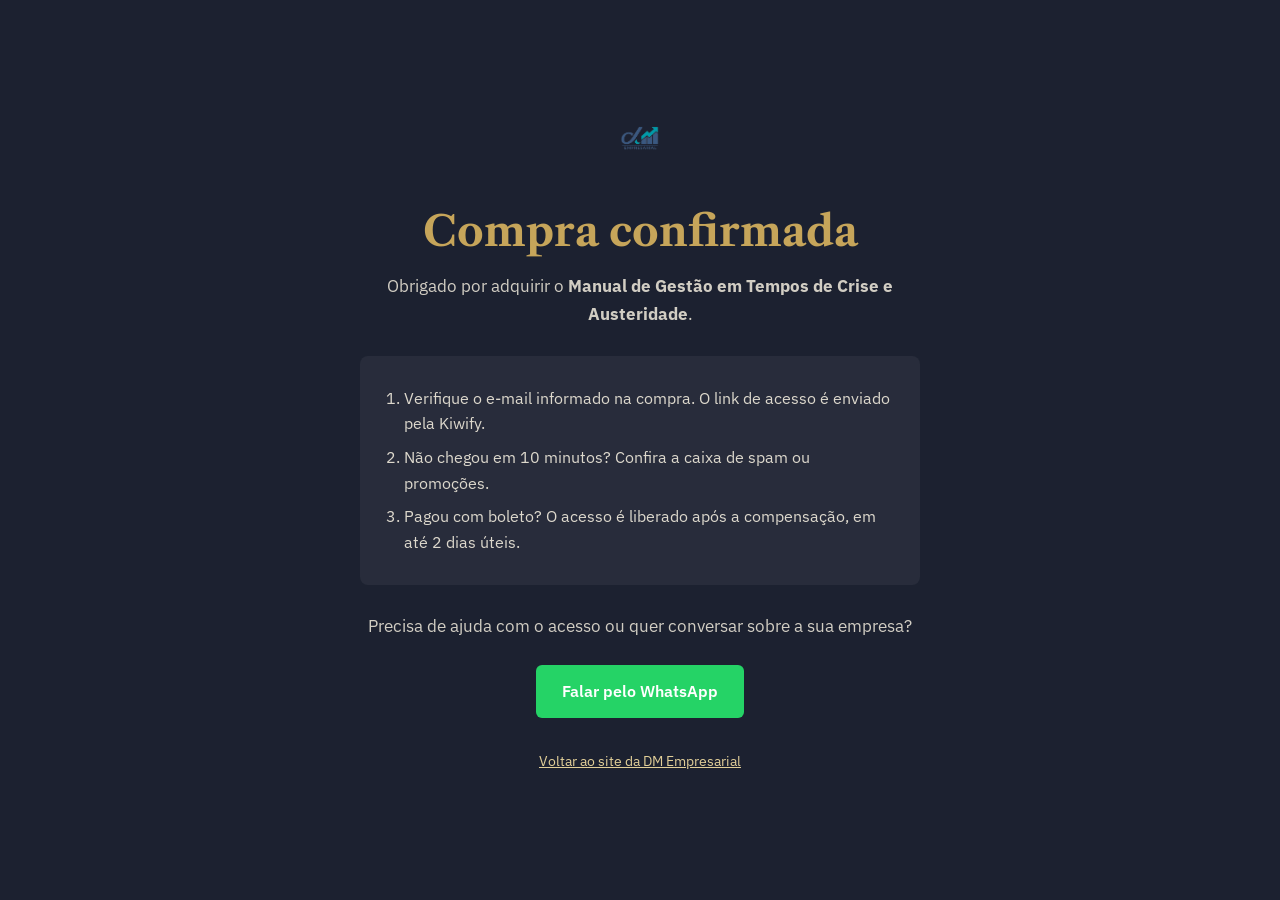
<file: obrigado/index.html>
<!DOCTYPE html>
<html lang="pt-BR">
<head>
  <meta charset="UTF-8" />
  <meta name="viewport" content="width=device-width, initial-scale=1.0" />
  <title>Compra confirmada | DM Empresarial</title>
  <meta name="robots" content="noindex, nofollow" />
  <link rel="icon" type="image/png" href="../Logo_DM_OFICIAL.png" />

  <!-- TAG DO GOOGLE: cole o mesmo bloco de /assets/gtag.html aqui -->

  <!-- CONVERSAO DO GOOGLE ADS: substitua AW-XXXXXXXXXX/YYYYYYYYYYYYYY pelo rótulo gerado em Metas > Conversões -->
  <script>
    if (typeof gtag === 'function') {
      gtag('event', 'conversion', {
        'send_to': 'AW-XXXXXXXXXX/YYYYYYYYYYYYYY',
        'value': 97.00,
        'currency': 'BRL',
        'transaction_id': ''
      });
    }
  </script>

  <link href="https://fonts.googleapis.com/css2?family=Libre+Caslon+Text:wght@400;700&family=IBM+Plex+Sans:wght@400;600&display=swap" rel="stylesheet" />
  <style>
    * { margin: 0; padding: 0; box-sizing: border-box; }
    body { font-family: 'IBM Plex Sans', Arial, sans-serif; background: #1c2130; color: #f1ebdd; min-height: 100vh; display: flex; align-items: center; justify-content: center; padding: 24px; line-height: 1.6; }
    main { max-width: 560px; text-align: center; }
    img { height: 56px; margin: 0 auto 32px; }
    h1 { font-family: 'Libre Caslon Text', Georgia, serif; font-size: clamp(30px, 5vw, 42px); color: #c6a55a; margin-bottom: 18px; line-height: 1.15; }
    p { color: rgba(241,235,221,.85); margin-bottom: 16px; font-size: 17px; }
    .passos { text-align: left; background: rgba(255,255,255,.05); border-radius: 8px; padding: 22px 26px; margin: 28px 0; }
    .passos li { margin: 8px 0 8px 18px; color: rgba(241,235,221,.9); }
    a.btn { display: inline-block; background: #25d366; color: #fff; padding: 14px 26px; border-radius: 6px; text-decoration: none; font-weight: 600; margin-top: 8px; }
    a.link { color: #e2cf98; }
  </style>
</head>
<body>
  <main>
    <img src="../Logo_DM_OFICIAL.png" alt="DM Empresarial" />
    <h1>Compra confirmada</h1>
    <p>Obrigado por adquirir o <strong>Manual de Gestão em Tempos de Crise e Austeridade</strong>.</p>
    <div class="passos">
      <ol>
        <li>Verifique o e-mail informado na compra. O link de acesso é enviado pela Kiwify.</li>
        <li>Não chegou em 10 minutos? Confira a caixa de spam ou promoções.</li>
        <li>Pagou com boleto? O acesso é liberado após a compensação, em até 2 dias úteis.</li>
      </ol>
    </div>
    <p>Precisa de ajuda com o acesso ou quer conversar sobre a sua empresa?</p>
    <a class="btn" href="https://wa.me/5534996653600?text=Ol%C3%A1%2C%20acabei%20de%20comprar%20o%20e-book" target="_blank" rel="noopener noreferrer">Falar pelo WhatsApp</a>
    <p style="margin-top:32px;font-size:14px"><a class="link" href="../">Voltar ao site da DM Empresarial</a></p>
  </main>
</body>
</html>
</file>
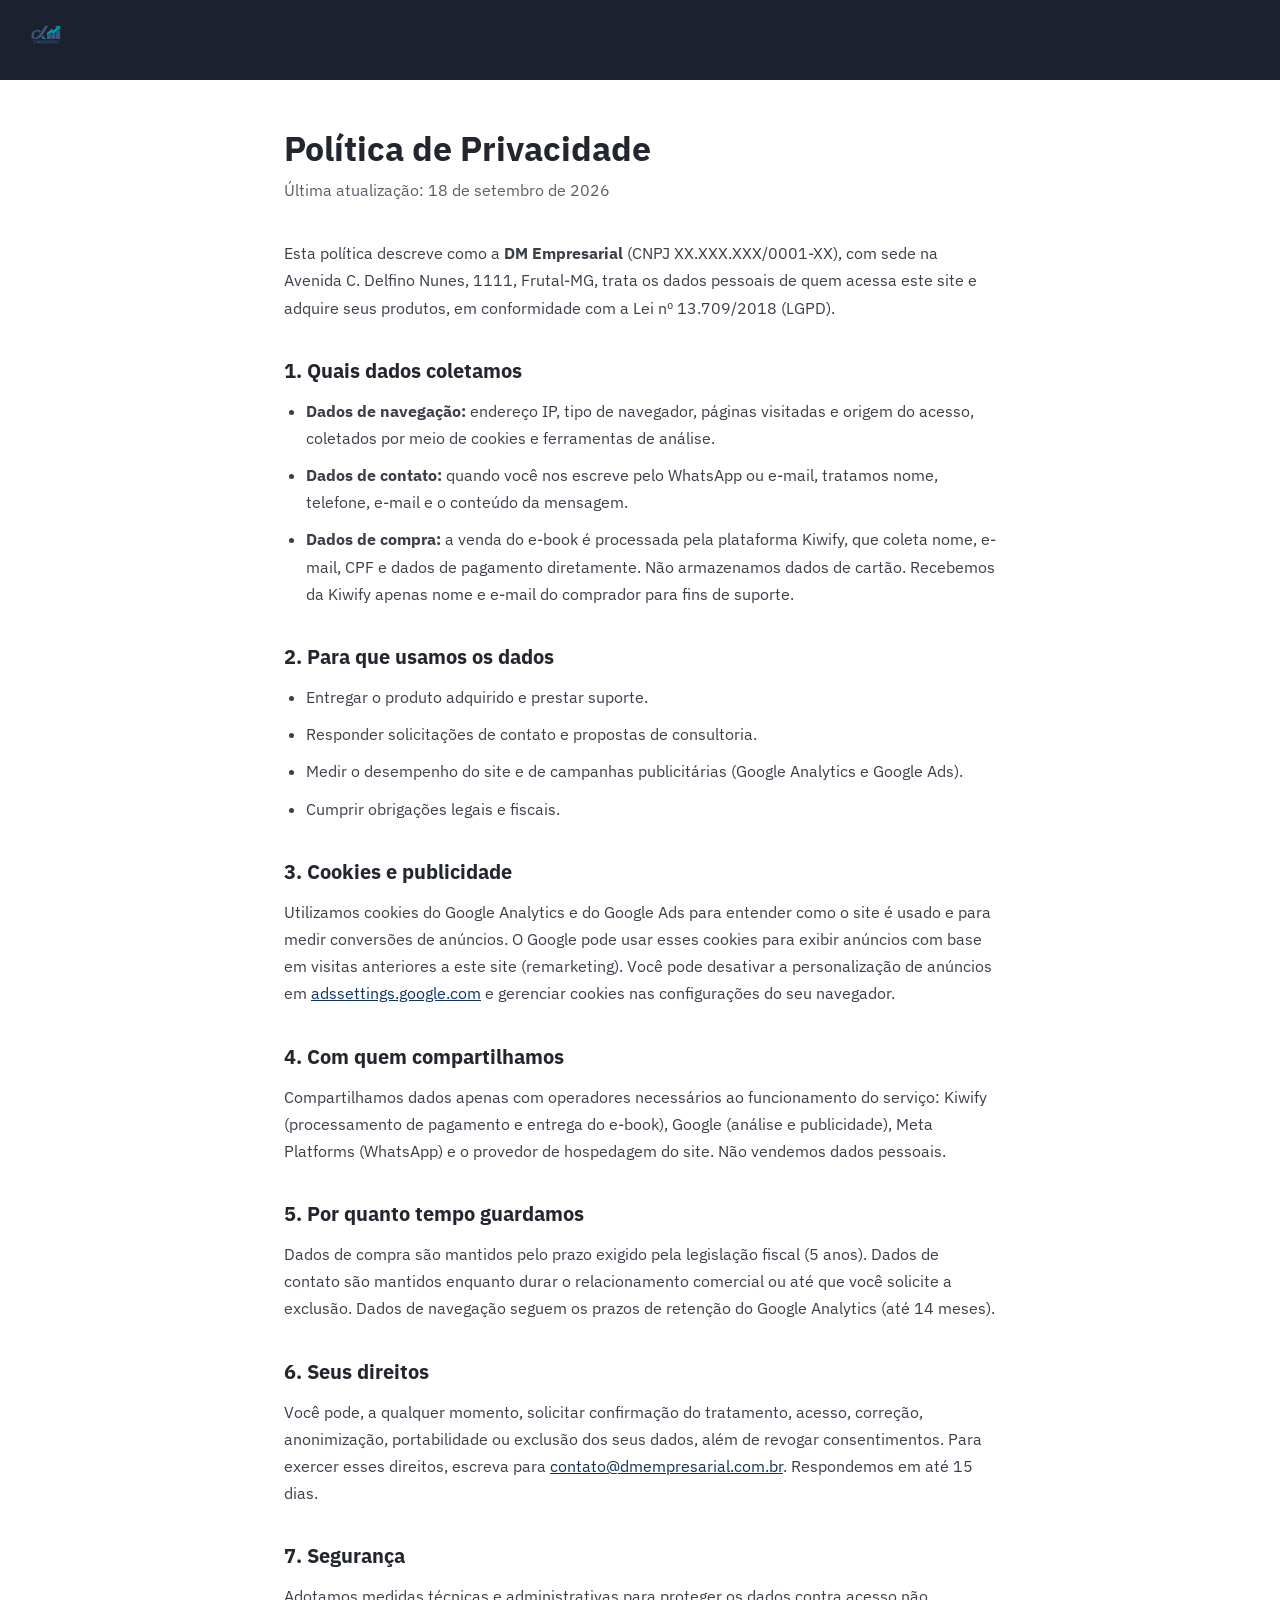
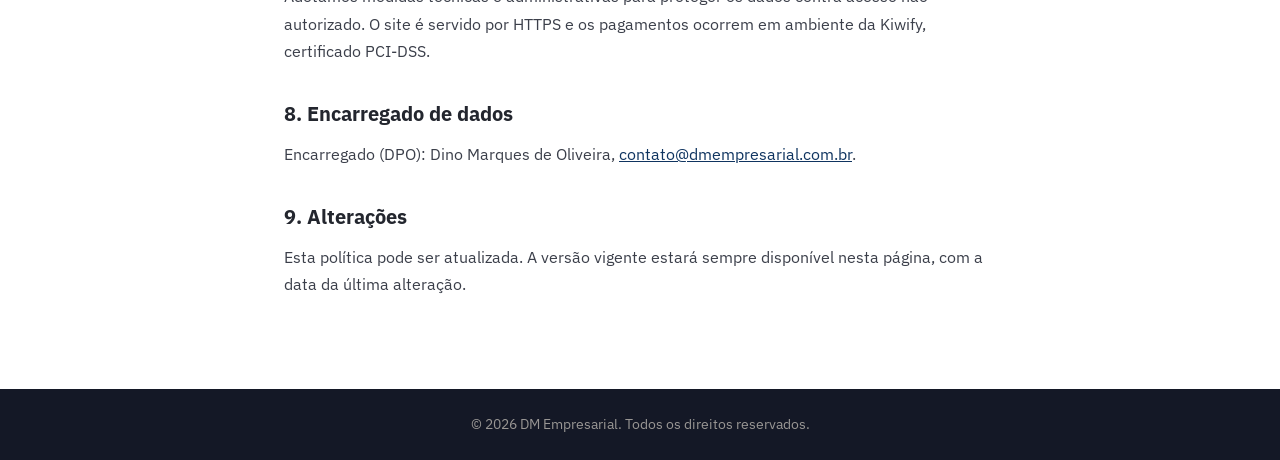
<file: privacidade/index.html>
<!DOCTYPE html>
<html lang="pt-BR">
<head>
  <meta charset="UTF-8" />
  <meta name="viewport" content="width=device-width, initial-scale=1.0" />
  <title>Política de Privacidade | DM Empresarial</title>
  <meta name="description" content="Política de privacidade e tratamento de dados pessoais da DM Empresarial, conforme a LGPD." />
  <link rel="canonical" href="https://SEUDOMINIO.com.br/privacidade/" />
  <link rel="icon" type="image/png" href="../Logo_DM_OFICIAL.png" />

  <!-- TAG DO GOOGLE: cole o mesmo bloco de /assets/gtag.html aqui -->

  <link href="https://fonts.googleapis.com/css2?family=IBM+Plex+Sans:wght@400;600&display=swap" rel="stylesheet" />
  <style>
    * { margin: 0; padding: 0; box-sizing: border-box; }
    body { font-family: 'IBM Plex Sans', Arial, sans-serif; color: #23262e; line-height: 1.7; }
    header { background: #1c2130; padding: 14px 24px; }
    header img { height: 44px; }
    main { max-width: 760px; margin: 0 auto; padding: 48px 24px 80px; }
    h1 { font-size: 34px; margin-bottom: 8px; line-height: 1.2; }
    .data { color: #5b5f6b; margin-bottom: 36px; }
    h2 { font-size: 20px; margin: 32px 0 10px; }
    p, li { color: #3b3f4a; margin-bottom: 10px; }
    ul { margin-left: 22px; }
    a { color: #0f3460; }
    footer { background: #141826; color: rgba(241,235,221,.6); text-align: center; padding: 24px; font-size: 14px; }
  </style>
</head>
<body>
  <header><a href="../"><img src="../Logo_DM_OFICIAL.png" alt="DM Empresarial" /></a></header>
  <main>
    <h1>Política de Privacidade</h1>
    <p class="data">Última atualização: 18 de setembro de 2026</p>

    <p>Esta política descreve como a <strong>DM Empresarial</strong> (CNPJ XX.XXX.XXX/0001-XX), com sede na Avenida C. Delfino Nunes, 1111, Frutal-MG, trata os dados pessoais de quem acessa este site e adquire seus produtos, em conformidade com a Lei nº 13.709/2018 (LGPD).</p>

    <h2>1. Quais dados coletamos</h2>
    <ul>
      <li><strong>Dados de navegação:</strong> endereço IP, tipo de navegador, páginas visitadas e origem do acesso, coletados por meio de cookies e ferramentas de análise.</li>
      <li><strong>Dados de contato:</strong> quando você nos escreve pelo WhatsApp ou e-mail, tratamos nome, telefone, e-mail e o conteúdo da mensagem.</li>
      <li><strong>Dados de compra:</strong> a venda do e-book é processada pela plataforma Kiwify, que coleta nome, e-mail, CPF e dados de pagamento diretamente. Não armazenamos dados de cartão. Recebemos da Kiwify apenas nome e e-mail do comprador para fins de suporte.</li>
    </ul>

    <h2>2. Para que usamos os dados</h2>
    <ul>
      <li>Entregar o produto adquirido e prestar suporte.</li>
      <li>Responder solicitações de contato e propostas de consultoria.</li>
      <li>Medir o desempenho do site e de campanhas publicitárias (Google Analytics e Google Ads).</li>
      <li>Cumprir obrigações legais e fiscais.</li>
    </ul>

    <h2>3. Cookies e publicidade</h2>
    <p>Utilizamos cookies do Google Analytics e do Google Ads para entender como o site é usado e para medir conversões de anúncios. O Google pode usar esses cookies para exibir anúncios com base em visitas anteriores a este site (remarketing). Você pode desativar a personalização de anúncios em <a href="https://adssettings.google.com" target="_blank" rel="noopener">adssettings.google.com</a> e gerenciar cookies nas configurações do seu navegador.</p>

    <h2>4. Com quem compartilhamos</h2>
    <p>Compartilhamos dados apenas com operadores necessários ao funcionamento do serviço: Kiwify (processamento de pagamento e entrega do e-book), Google (análise e publicidade), Meta Platforms (WhatsApp) e o provedor de hospedagem do site. Não vendemos dados pessoais.</p>

    <h2>5. Por quanto tempo guardamos</h2>
    <p>Dados de compra são mantidos pelo prazo exigido pela legislação fiscal (5 anos). Dados de contato são mantidos enquanto durar o relacionamento comercial ou até que você solicite a exclusão. Dados de navegação seguem os prazos de retenção do Google Analytics (até 14 meses).</p>

    <h2>6. Seus direitos</h2>
    <p>Você pode, a qualquer momento, solicitar confirmação do tratamento, acesso, correção, anonimização, portabilidade ou exclusão dos seus dados, além de revogar consentimentos. Para exercer esses direitos, escreva para <a href="mailto:contato@dmempresarial.com.br">contato@dmempresarial.com.br</a>. Respondemos em até 15 dias.</p>

    <h2>7. Segurança</h2>
    <p>Adotamos medidas técnicas e administrativas para proteger os dados contra acesso não autorizado. O site é servido por HTTPS e os pagamentos ocorrem em ambiente da Kiwify, certificado PCI-DSS.</p>

    <h2>8. Encarregado de dados</h2>
    <p>Encarregado (DPO): Dino Marques de Oliveira, <a href="mailto:contato@dmempresarial.com.br">contato@dmempresarial.com.br</a>.</p>

    <h2>9. Alterações</h2>
    <p>Esta política pode ser atualizada. A versão vigente estará sempre disponível nesta página, com a data da última alteração.</p>
  </main>
  <footer>© 2026 DM Empresarial. Todos os direitos reservados.</footer>
</body>
</html>
</file>
<file: css.css>
/* SITE DM EMPRESARIAL — ESTILOS */

/*  TOKENS  */
:root {
  /* base, compartilhada com a capa do livro */
  --navy: #1c2130;
  --navy-deep: #141826;
  --navy-line: #2c3347;

  /* acento institucional, vem da logo */
  --teal: #4a9aa5;
  --teal-deep: #2f7b86;

  /* assinatura exclusiva do livro */
  --ouro: #c6a55a;
  --ouro-claro: #e2cf98;

  /* neutros */
  --creme: #f3efe6;
  --papel: #ffffff;
  --tinta: #22262f;
  --tinta-media: #565c68;
  --regua: #ded8cb;
  --regua-escura: rgba(243, 239, 230, 0.16);

  --wa: #1fa855;

  --medida: 66ch;
}

/*  RESET  */
* { margin: 0; padding: 0; box-sizing: border-box; }

html { scroll-behavior: smooth; scroll-padding-top: 88px; }
@media (prefers-reduced-motion: reduce) { html { scroll-behavior: auto; } }

body {
  font-family: 'IBM Plex Sans', system-ui, Arial, sans-serif;
  color: var(--tinta);
  background: var(--papel);
  line-height: 1.65;
  -webkit-font-smoothing: antialiased;
}

h1, h2, h3 {
  font-family: 'Libre Caslon Text', Georgia, serif;
  font-weight: 700;
  line-height: 1.15;
  letter-spacing: -0.01em;
}

img { max-width: 100%; display: block; }
a { color: inherit; }

a:focus-visible, button:focus-visible {
  outline: 3px solid var(--teal);
  outline-offset: 3px;
  border-radius: 2px;
}

.wrap { max-width: 1120px; margin: 0 auto; padding: 0 28px; }

.pular {
  position: absolute; left: -9999px;
  background: var(--papel); color: var(--navy);
  padding: 12px 20px; z-index: 200;
}
.pular:focus { left: 16px; top: 16px; }

/*  TIPOGRAFIA DE SECAO  */
section { padding: 96px 0; }

section h2 {
  font-size: clamp(28px, 3.4vw, 42px);
  max-width: 20ch;
  margin-bottom: 18px;
}

.secao-lead {
  font-size: 18px;
  color: var(--tinta-media);
  max-width: var(--medida);
  margin-bottom: 52px;
}

/*  CABECALHO  */
header {
  background: var(--navy);
  position: sticky;
  top: 0;
  z-index: 100;
  border-bottom: 1px solid var(--navy-line);
}

nav {
  display: flex;
  justify-content: space-between;
  align-items: center;
  gap: 24px;
  max-width: 1120px;
  margin: 0 auto;
  padding: 14px 28px;
}

.marca { display: block; line-height: 0; }
.logo { height: 60px; width: auto; }

nav ul {
  list-style: none;
  display: flex;
  flex-wrap: wrap;
  justify-content: flex-end;
  gap: 28px;
  font-size: 15px;
  font-weight: 500;
}

nav ul a {
  color: rgba(243, 239, 230, 0.86);
  text-decoration: none;
  padding-bottom: 3px;
  border-bottom: 1.5px solid transparent;
}
nav ul a:hover { color: var(--papel); border-bottom-color: var(--teal); }

/*  BOTOES  */
.btn {
  display: inline-flex;
  align-items: center;
  justify-content: center;
  gap: 10px;
  padding: 15px 28px;
  border-radius: 4px;
  font-size: 16px;
  font-weight: 600;
  text-decoration: none;
}

.btn-wa { background: var(--wa); color: var(--papel); }
.btn-wa:hover { background: #17924a; }

.btn-linha {
  border: 1.5px solid rgba(243, 239, 230, 0.4);
  color: var(--creme);
}
.btn-linha:hover { border-color: var(--creme); }

.btn-ouro { background: var(--ouro); color: var(--navy-deep); }
.btn-ouro:hover { background: var(--ouro-claro); }

/*  HERO  */
.hero {
  background: var(--navy);
  color: var(--creme);
  padding: 92px 0 100px;
}

.hero-grid {
  display: grid;
  grid-template-columns: 1.4fr 0.85fr;
  gap: 72px;
  align-items: start;
}

.hero h1 {
  font-size: clamp(36px, 5vw, 60px);
  max-width: 15ch;
  margin-bottom: 24px;
}

.hero-lead {
  font-size: 19px;
  color: rgba(243, 239, 230, 0.8);
  max-width: 46ch;
  margin-bottom: 38px;
}

.hero-acoes { display: flex; gap: 14px; flex-wrap: wrap; }

.hero-nota {
  margin-top: 20px;
  font-size: 14px;
  color: rgba(243, 239, 230, 0.55);
}

/* painel de credenciais: precisa de peso proprio para nao sumir
   ao lado do titulo grande do hero. */
.hero-ficha {
  background: #222941;
  border-left: 3px solid var(--teal);
  padding: 32px 32px 36px;
}

.ficha-titulo {
  font-size: 13px;
  letter-spacing: 0.06em;
  text-transform: uppercase;
  color: var(--teal);
  margin-bottom: 22px;
}

.hero-ficha dl { display: grid; gap: 26px; }

.hero-ficha dd {
  font-family: 'Libre Caslon Text', Georgia, serif;
  font-size: 40px;
  line-height: 1;
  color: var(--creme);
  margin-bottom: 6px;
}

.hero-ficha dt {
  font-size: 14px;
  line-height: 1.45;
  color: rgba(243, 239, 230, 0.6);
  max-width: 26ch;
}

/*  SITUACAO  */
.situacao { background: var(--creme); }

.lista-sinais {
  list-style: none;
  display: grid;
  grid-template-columns: 1fr 1fr;
  gap: 0 56px;
  max-width: 980px;
}

.lista-sinais li {
  padding: 18px 0 18px 26px;
  border-bottom: 1px solid var(--regua);
  font-size: 17px;
  position: relative;
}

.lista-sinais li::before {
  content: "";
  position: absolute;
  left: 0;
  top: 29px;
  width: 12px;
  height: 1.5px;
  background: var(--teal);
}

/*  SERVICOS  */
.lista-servicos {
  display: grid;
  grid-template-columns: 1fr 1fr;
  gap: 4px 56px;
}

.lista-servicos article {
  padding: 30px 0 30px 24px;
  border-top: 1px solid var(--regua);
  border-left: 2px solid var(--teal);
}

.lista-servicos h3 {
  font-size: 22px;
  margin-bottom: 10px;
}

.lista-servicos p {
  color: var(--tinta-media);
  max-width: 44ch;
}

/*  LIVRO — unica secao com dourado  */
.livro {
  background: var(--navy);
  color: var(--creme);
  border-top: 3px solid var(--ouro);
}

.livro-grid {
  display: grid;
  grid-template-columns: 1.05fr 0.95fr;
  gap: 48px;
  align-items: center;
}

/* o fundo do mockup e o mesmo navy da faixa, entao a imagem funde
   com a secao e o livro aparece sem moldura nem retangulo. */
.livro-capa img {
  width: 100%;
  height: auto;
  /* dissolve as bordas para a imagem nao virar um retangulo sobre a faixa */
  -webkit-mask-image: radial-gradient(ellipse 72% 72% at 50% 48%, #000 58%, transparent 92%);
  mask-image: radial-gradient(ellipse 72% 72% at 50% 48%, #000 58%, transparent 92%);
}

.livro-sobretitulo {
  font-size: 14px;
  color: var(--ouro);
  margin-bottom: 14px;
}

.livro h2 {
  font-size: clamp(26px, 3vw, 38px);
  max-width: 18ch;
  margin-bottom: 20px;
}

.livro-texto > p {
  color: rgba(243, 239, 230, 0.8);
  max-width: 54ch;
  margin-bottom: 24px;
}

.livro-itens { list-style: none; margin-bottom: 34px; max-width: 48ch; }

.livro-itens li {
  padding: 11px 0 11px 22px;
  border-bottom: 1px solid var(--regua-escura);
  color: rgba(243, 239, 230, 0.82);
  position: relative;
}

.livro-itens li::before {
  content: "";
  position: absolute;
  left: 0;
  top: 22px;
  width: 10px;
  height: 1.5px;
  background: var(--ouro);
}

.livro-acoes { display: flex; align-items: center; gap: 26px; flex-wrap: wrap; }

.livro-link {
  color: var(--ouro-claro);
  font-size: 15px;
  text-underline-offset: 4px;
}

/*  SOBRE  */
.sobre-grid {
  display: grid;
  grid-template-columns: 1.3fr 0.7fr;
  gap: 72px;
  align-items: start;
}

.sobre-grid > div > p {
  color: var(--tinta-media);
  max-width: var(--medida);
  margin-bottom: 16px;
  font-size: 17px;
}

.sobre-grid a { color: var(--teal-deep); text-underline-offset: 3px; }

.sobre-valores {
  background: var(--creme);
  padding: 32px 30px;
  border-top: 3px solid var(--teal);
}

.sobre-valores h3 { font-size: 19px; margin-bottom: 14px; }

.sobre-valores ul { list-style: none; }

.sobre-valores li {
  padding: 10px 0;
  border-bottom: 1px solid var(--regua);
  color: var(--tinta-media);
  font-size: 16px;
}
.sobre-valores li:last-child { border-bottom: 0; }

/*  CONTATO  */
.contato { background: var(--creme); }

.contato-grid {
  display: grid;
  grid-template-columns: 1.1fr 0.9fr;
  gap: 72px;
  align-items: start;
}

.contato-dados { font-style: normal; }

.contato-dados p {
  display: flex;
  align-items: flex-start;
  gap: 12px;
  padding: 16px 0;
  border-bottom: 1px solid var(--regua);
  font-size: 17px;
}

.contato-dados svg { color: var(--teal-deep); flex-shrink: 0; margin-top: 4px; }

.contato-dados a { color: var(--tinta); text-underline-offset: 3px; }

.contato-horario {
  border-bottom: 0 !important;
  color: var(--tinta-media);
  font-size: 15px;
}

/*  RODAPE  */
footer {
  background: var(--navy-deep);
  color: rgba(243, 239, 230, 0.6);
  font-size: 14px;
  padding: 30px 0;
}

.rodape-grid {
  display: flex;
  justify-content: space-between;
  flex-wrap: wrap;
  gap: 10px;
}

footer a { color: rgba(243, 239, 230, 0.85); text-underline-offset: 3px; }

/*  BOTAO FLUTUANTE  */
.wa-float {
  position: fixed;
  right: 20px;
  bottom: 20px;
  z-index: 99;
  width: 56px;
  height: 56px;
  border-radius: 50%;
  background: var(--wa);
  display: flex;
  align-items: center;
  justify-content: center;
  box-shadow: 0 6px 20px rgba(0, 0, 0, 0.3);
}

/*  TABLET  */
@media (max-width: 960px) {
  .hero-grid,
  .livro-grid,
  .sobre-grid,
  .contato-grid { grid-template-columns: 1fr; gap: 48px; }

  .livro-capa { max-width: 420px; }
  .hero h1 { max-width: 20ch; }
}

/*  CELULAR  */
@media (max-width: 768px) {
  html { scroll-padding-top: 130px; }

  nav {
    flex-direction: column;
    align-items: center;
    gap: 12px;
    padding: 12px 16px;
  }

  nav ul {
    justify-content: center;
    gap: 8px 20px;
    font-size: 15px;
  }

  .logo { height: 46px; }

  .wrap { padding: 0 20px; }

  section { padding: 60px 0; }
  .hero { padding: 56px 0 64px; }

  .secao-lead { margin-bottom: 36px; font-size: 17px; }

  .lista-sinais,
  .lista-servicos { grid-template-columns: 1fr; gap: 0; }

  .hero-acoes .btn,
  .livro-acoes .btn { width: 100%; }

  .livro-capa { max-width: 340px; margin: 0 auto; }

  .rodape-grid { flex-direction: column; text-align: center; }

  footer { padding-bottom: 96px; }

  .wa-float { width: 52px; height: 52px; right: 16px; bottom: 16px; }
}
</file>
